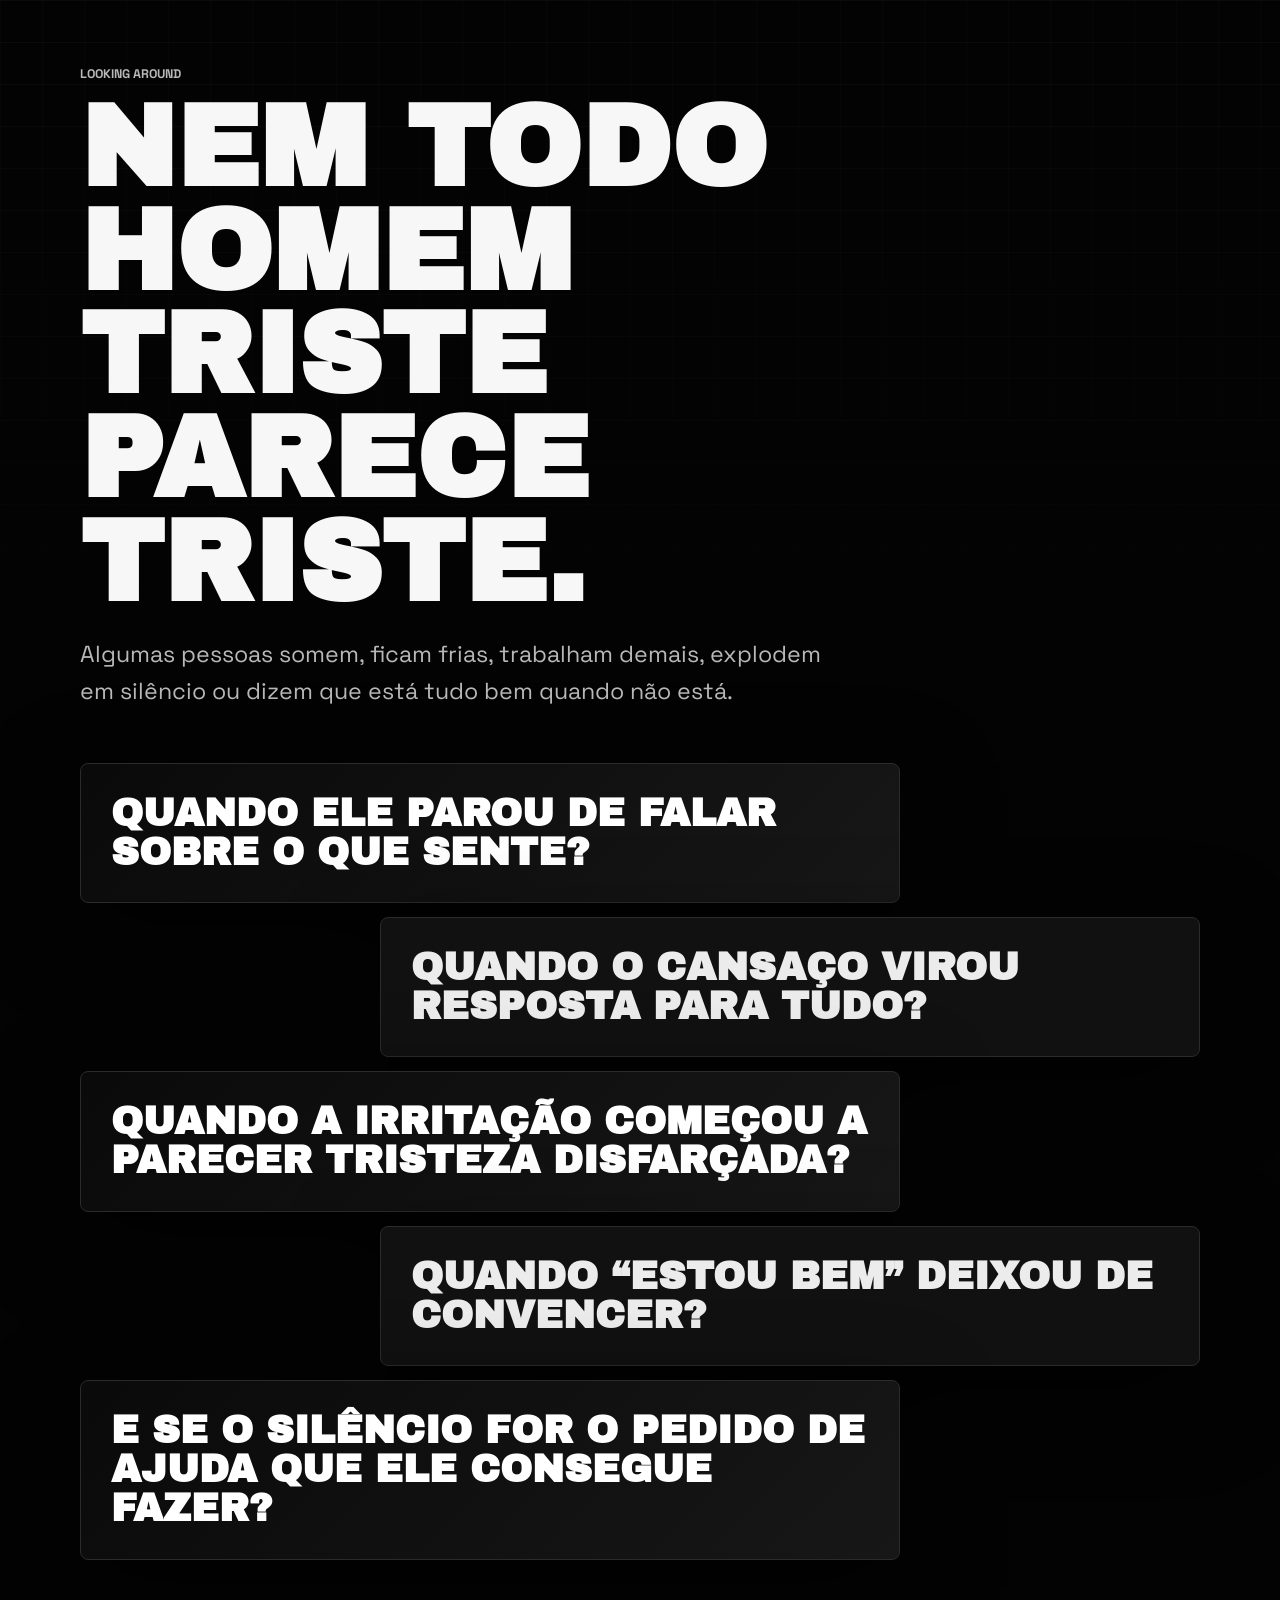
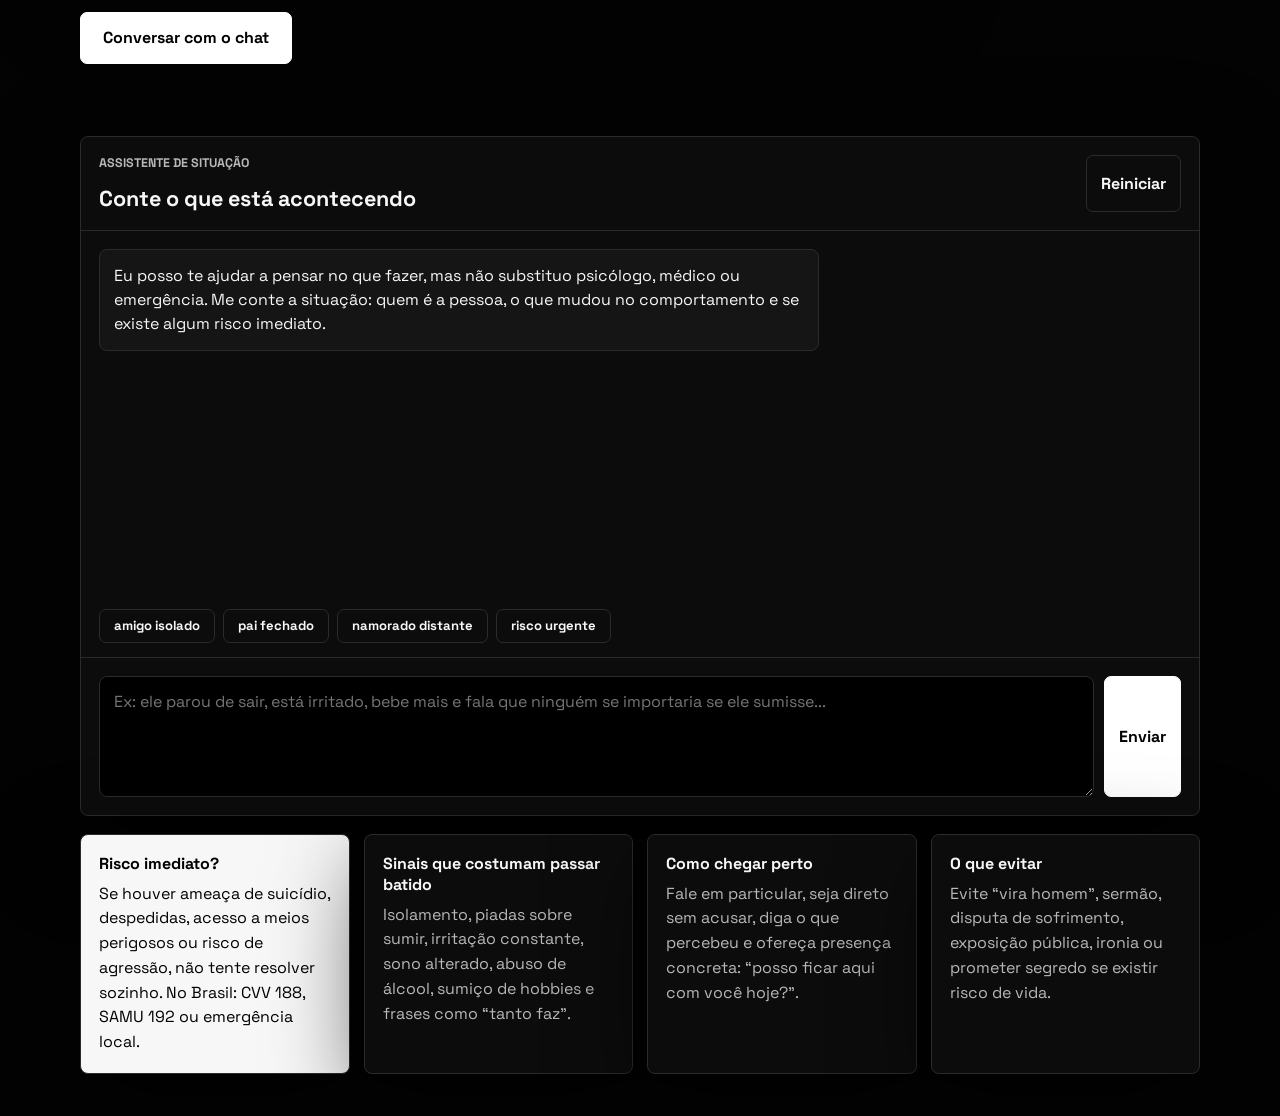
<file: index.html>
<!doctype html>
<html lang="pt-BR">
  <head>
    <meta charset="UTF-8" />
    <meta name="viewport" content="width=device-width, initial-scale=1.0" />
    <meta
      name="description"
      content="Um chat de apoio para reconhecer sinais de sofrimento emocional em homens e agir com cuidado."
    />
    <title>Looking around | Apoio silencioso</title>
    <link rel="preconnect" href="https://fonts.googleapis.com" />
    <link rel="preconnect" href="https://fonts.gstatic.com" crossorigin />
    <link
      href="https://fonts.googleapis.com/css2?family=Archivo+Black&family=Space+Grotesk:wght@400;600;700&display=swap"
      rel="stylesheet"
    />
    <link rel="stylesheet" href="styles.css" />
  </head>
  <body>
    <main class="app-shell">
      <section class="hero-panel" aria-label="Perguntas sobre saúde mental masculina">
        <div class="hero-copy">
          <p class="eyebrow">Looking around</p>
          <h1>Nem todo homem triste parece triste.</h1>
          <p>
            Algumas pessoas somem, ficam frias, trabalham demais, explodem em silêncio
            ou dizem que está tudo bem quando não está.
          </p>
        </div>

        <div class="question-stack" aria-label="Questionamentos">
          <p>Quando ele parou de falar sobre o que sente?</p>
          <p>Quando o cansaço virou resposta para tudo?</p>
          <p>Quando a irritação começou a parecer tristeza disfarçada?</p>
          <p>Quando “estou bem” deixou de convencer?</p>
          <p>E se o silêncio for o pedido de ajuda que ele consegue fazer?</p>
        </div>

        <a class="chat-cta" href="#chat">Conversar com o chat</a>
      </section>

      <section id="chat" class="chat-shell" aria-label="Chat de apoio">
        <div class="chat-header">
          <div>
            <p class="eyebrow">Assistente de situação</p>
            <h2>Conte o que está acontecendo</h2>
          </div>
          <button id="reset-chat" type="button" title="Reiniciar conversa">Reiniciar</button>
        </div>

        <div id="messages" class="messages" aria-live="polite"></div>

        <div class="quick-prompts" aria-label="Sugestões rápidas">
          <button type="button" data-prompt="Meu amigo homem está muito quieto, se isolando e dizendo que está cansado de tudo.">
            amigo isolado
          </button>
          <button type="button" data-prompt="Meu pai parece triste, irritado e nunca fala sobre o que sente.">
            pai fechado
          </button>
          <button type="button" data-prompt="Meu namorado fala que está tudo bem, mas mudou completamente e parece sem esperança.">
            namorado distante
          </button>
          <button type="button" data-prompt="Ele falou que queria sumir e eu não sei se é sério.">
            risco urgente
          </button>
        </div>

        <form id="chat-form" class="composer">
          <textarea
            id="user-input"
            rows="4"
            placeholder="Ex: ele parou de sair, está irritado, bebe mais e fala que ninguém se importaria se ele sumisse..."
          ></textarea>
          <button type="submit">Enviar</button>
        </form>
      </section>

      <section class="guide-grid" aria-label="Guias rápidos">
        <article class="urgent-card">
          <h3>Risco imediato?</h3>
          <p>Se houver ameaça de suicídio, despedidas, acesso a meios perigosos ou risco de agressão, não tente resolver sozinho. No Brasil: CVV 188, SAMU 192 ou emergência local.</p>
        </article>
        <article>
          <h3>Sinais que costumam passar batido</h3>
          <p>Isolamento, piadas sobre sumir, irritação constante, sono alterado, abuso de álcool, sumiço de hobbies e frases como “tanto faz”.</p>
        </article>
        <article>
          <h3>Como chegar perto</h3>
          <p>Fale em particular, seja direto sem acusar, diga o que percebeu e ofereça presença concreta: “posso ficar aqui com você hoje?”.</p>
        </article>
        <article>
          <h3>O que evitar</h3>
          <p>Evite “vira homem”, sermão, disputa de sofrimento, exposição pública, ironia ou prometer segredo se existir risco de vida.</p>
        </article>
      </section>
    </main>

    <script src="app.js?v=apoio-silencioso-v1"></script>
  </body>
</html>
</file>
<file: styles.css>
:root {
  color-scheme: dark;
  --bg: #030303;
  --panel: #0d0d0d;
  --panel-2: #151515;
  --text: #f7f7f7;
  --muted: #b8b8b8;
  --soft: #777;
  --line: #2b2b2b;
  --white: #ffffff;
  --black: #000000;
  --shadow: 0 28px 90px rgba(0, 0, 0, 0.62);
  font-family: "Space Grotesk", ui-sans-serif, system-ui, -apple-system, BlinkMacSystemFont, "Segoe UI", sans-serif;
}

* {
  box-sizing: border-box;
}

html {
  scroll-behavior: smooth;
}

body {
  min-height: 100vh;
  margin: 0;
  background: var(--bg);
  color: var(--text);
}

body::before {
  position: fixed;
  inset: 0;
  z-index: -1;
  pointer-events: none;
  content: "";
  background:
    linear-gradient(rgba(255, 255, 255, 0.035) 1px, transparent 1px),
    linear-gradient(90deg, rgba(255, 255, 255, 0.025) 1px, transparent 1px);
  background-size: 42px 42px;
  mask-image: linear-gradient(to bottom, rgba(0, 0, 0, 0.9), transparent 86%);
}

button,
textarea {
  font: inherit;
}

.app-shell {
  width: min(1120px, calc(100% - 30px));
  margin: 0 auto;
  padding: 24px 0 42px;
}

.hero-panel {
  min-height: 100vh;
  display: grid;
  align-content: center;
  gap: 52px;
  padding: 42px 0 72px;
}

.hero-copy {
  max-width: 900px;
}

.eyebrow {
  margin: 0 0 14px;
  color: var(--muted);
  font-size: 0.78rem;
  font-weight: 900;
  letter-spacing: 0;
  text-transform: uppercase;
}

h1,
h2,
h3,
p {
  margin-top: 0;
}

h1 {
  max-width: 980px;
  margin-bottom: 22px;
  font-family: "Archivo Black", Impact, sans-serif;
  font-size: clamp(3.2rem, 9vw, 8.4rem);
  font-weight: 900;
  line-height: 0.9;
  text-transform: uppercase;
}

.hero-copy p:not(.eyebrow) {
  max-width: 760px;
  margin-bottom: 0;
  color: var(--muted);
  font-size: clamp(1.05rem, 2vw, 1.45rem);
  line-height: 1.6;
}

.question-stack {
  display: grid;
  gap: 14px;
}

.question-stack p {
  width: min(820px, 100%);
  margin: 0;
  padding: clamp(18px, 3vw, 30px);
  color: var(--white);
  background: linear-gradient(135deg, #0a0a0a, #171717);
  border: 1px solid var(--line);
  border-radius: 8px;
  box-shadow: var(--shadow);
  font-family: "Archivo Black", Impact, sans-serif;
  font-size: clamp(1.28rem, 3vw, 2.4rem);
  font-style: normal;
  font-weight: 900;
  line-height: 1.02;
  text-transform: uppercase;
}

.question-stack p:nth-child(even) {
  justify-self: end;
  color: #ececec;
  background: #111;
}

.chat-cta {
  width: fit-content;
  min-height: 52px;
  display: inline-flex;
  align-items: center;
  justify-content: center;
  padding: 0 22px;
  color: var(--black);
  background: var(--white);
  border: 1px solid var(--white);
  border-radius: 7px;
  font-weight: 950;
  text-decoration: none;
}

.chat-cta:focus-visible,
button:focus-visible,
textarea:focus-visible {
  outline: 3px solid var(--white);
  outline-offset: 3px;
}

.chat-shell,
.guide-grid article {
  background: rgba(13, 13, 13, 0.94);
  border: 1px solid var(--line);
  border-radius: 8px;
  box-shadow: var(--shadow);
}

.chat-shell {
  min-height: 680px;
  display: grid;
  grid-template-rows: auto 1fr auto auto;
  overflow: hidden;
}

.chat-header {
  display: flex;
  justify-content: space-between;
  gap: 12px;
  padding: 18px;
  border-bottom: 1px solid var(--line);
}

.chat-header h2 {
  margin-bottom: 0;
  font-size: 1.35rem;
}

button {
  min-height: 42px;
  padding: 0 14px;
  color: var(--black);
  background: var(--white);
  border: 1px solid var(--white);
  border-radius: 7px;
  font-weight: 900;
  cursor: pointer;
}

#reset-chat,
.quick-prompts button {
  color: var(--text);
  background: transparent;
  border: 1px solid var(--line);
}

#reset-chat:hover,
.quick-prompts button:hover {
  border-color: var(--white);
}

.messages {
  padding: 18px;
  display: flex;
  flex-direction: column;
  gap: 12px;
  overflow-y: auto;
}

.message {
  max-width: min(82%, 720px);
  padding: 14px;
  border-radius: 8px;
  line-height: 1.5;
}

.message.bot {
  align-self: flex-start;
  color: var(--text);
  background: var(--panel-2);
  border: 1px solid var(--line);
}

.message.user {
  align-self: flex-end;
  color: var(--black);
  background: var(--white);
}

.message strong {
  color: var(--white);
}

.message.user strong {
  color: var(--black);
}

.message ul {
  margin: 8px 0 0;
  padding-left: 20px;
}

.quick-prompts {
  display: flex;
  flex-wrap: wrap;
  gap: 8px;
  padding: 0 18px 14px;
}

.quick-prompts button {
  min-height: 34px;
  font-size: 0.82rem;
}

.composer {
  display: grid;
  grid-template-columns: 1fr auto;
  gap: 10px;
  padding: 18px;
  border-top: 1px solid var(--line);
}

textarea {
  width: 100%;
  min-height: 88px;
  padding: 13px 14px;
  resize: vertical;
  color: var(--text);
  background: var(--black);
  border: 1px solid var(--line);
  border-radius: 8px;
  outline: none;
  line-height: 1.45;
}

textarea:focus {
  border-color: var(--white);
}

.guide-grid {
  display: grid;
  grid-template-columns: repeat(4, minmax(0, 1fr));
  gap: 14px;
  padding-top: 18px;
}

.guide-grid article {
  padding: 18px;
}

.guide-grid h3 {
  margin-bottom: 8px;
  color: var(--text);
  font-size: 1rem;
}

.guide-grid p {
  margin-bottom: 0;
  color: var(--muted);
  line-height: 1.55;
}

.urgent-card {
  background: #f7f7f7 !important;
  color: var(--black);
}

.urgent-card h3,
.urgent-card p {
  color: var(--black);
}

@media (max-width: 900px) {
  .hero-panel {
    min-height: auto;
    padding-top: 34px;
  }

  .chat-shell {
    min-height: 620px;
  }

  .composer,
  .guide-grid {
    grid-template-columns: 1fr;
  }

  .message {
    max-width: 100%;
  }
}
</file>
